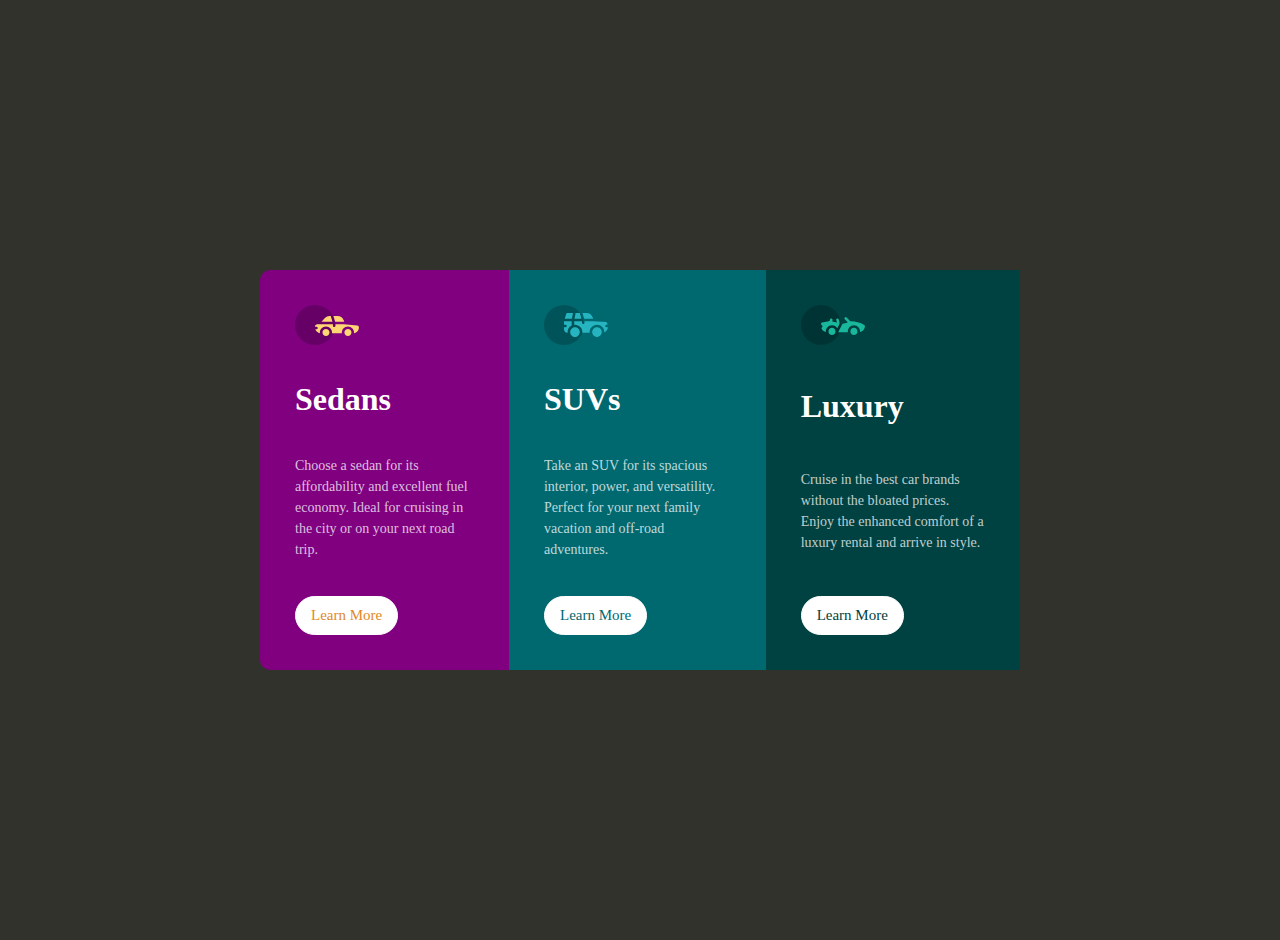
<file: car introduction/index.html>
<!DOCTYPE html>
<html lang="en">
<head>
  <meta charset="UTF-8">
  <meta name="viewport" content="width=device-width, initial-scale=1.0"> <!-- displays site properly based on user's device -->

  <link rel="icon" type="image/png" sizes="32x32" href="./images/favicon-32x32.png">
  <link rel="stylesheet" href="style.css">
  
  <title>Frontend Mentor | 3-column preview card component</title>

  <!-- Feel free to remove these styles or customise in your own stylesheet 👍 -->
  
</head>
<body>
  <div class="main-box">
    <div class="box sedans">
      <img src="./images/icon-sedans.svg" alt="">
      <h1>Sedans</h1>
      <p>Choose a sedan for its affordability and excellent fuel economy. Ideal for cruising in the city or on your next road trip.</p>
      <div class="btn">Learn More</div>
    </div>
    <div class="box suv">
      <img src="./images/icon-suvs.svg" alt="">
      <h1>SUVs</h1>
      <p>Take an SUV for its spacious interior, power, and versatility. Perfect for your next family vacation and off-road adventures.</p>
      <div class="btn">Learn More</div>
      
    </div>
    <div class="box luxury">
      <img src="./images/icon-luxury.svg" alt="">
      <h1>Luxury</h1>
      <p>Cruise in the best car brands without the bloated prices. Enjoy the enhanced comfort of a luxury rental and arrive in style.</p>
      <div class="btn">Learn More</div>
    </div>
  </div>
  
 


  
  
  <!-- <div class="attribution">
    Challenge by <a href="https://www.frontendmentor.io?ref=challenge" target="_blank">Frontend Mentor</a>. 
    Coded by <a href="#">Your Name Here</a>.
  </div> -->
</body>
</html>
</file>
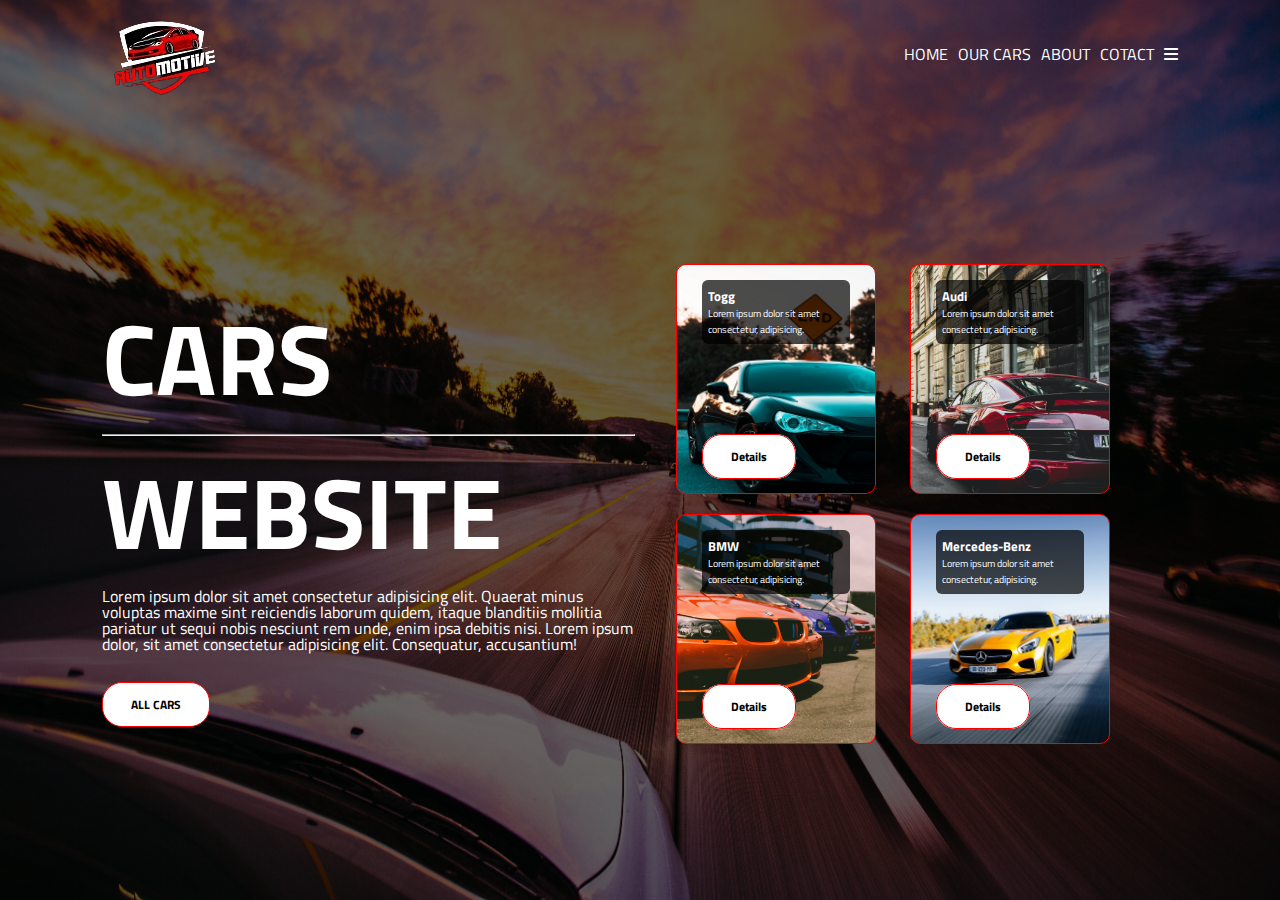
<file: carswebsite/index.html>
<!DOCTYPE html>
<html lang="en">
<head>
    <meta charset="UTF-8">
    <meta http-equiv="X-UA-Compatible" content="IE=edge">
    <meta name="viewport" content="width=device-width, initial-scale=1.0">
    <title>Document</title>
    <link rel="stylesheet" href="style.css">
    <link rel="stylesheet" href="https://cdnjs.cloudflare.com/ajax/libs/font-awesome/6.1.1/css/all.min.css">
</head>
<body>
    <div class="container">
        <div class="navbar">
            <a href="">
                <img src="images/logo.png" alt="">
            </a>           
            <nav>
                <ul>
                    <li><a href="#">HOME</a></li>
                    <li><a href="#">OUR CARS</a></li>
                    <li><a href="#">ABOUT</a></li>
                    <li><a href="#">COTACT</a></li>
                    <li><a href="#"><i class="fa-solid fa-bars"></i></a></li>
                </ul>
            </nav>
        </div>
        <div class="row">
            <div class="col">
                <h1>
                CARS
                <hr>
                WEBSITE
                </h1>
                <p class="desc">Lorem ipsum dolor sit amet consectetur adipisicing elit. Quaerat minus voluptas maxime sint reiciendis laborum quidem, itaque blanditiis mollitia pariatur ut sequi nobis nesciunt rem unde, enim ipsa debitis nisi. Lorem ipsum dolor, sit amet consectetur adipisicing elit. Consequatur, accusantium!
                </p>
                <button class="btn">ALL CARS</button>
            </div>
            <div class="col">
                <div class="cards">
                    <div class="card card-1">
                        <div class="card-head">
                            <h5>Togg</h5>
                            <p>Lorem ipsum dolor sit amet consectetur, adipisicing.</p>
                        </div>
                        <div class="card-bottom">
                            <a href="details.html" class="btn" target="_blank">Details</a>
                        </div>
                    </div>
                    <div class="card card-2">
                        <div class="card-head">
                            <h5>Audi</h5>
                            <p>Lorem ipsum dolor sit amet consectetur, adipisicing.</p>
                        </div>
                        <div class="card-bottom">
                            <a href="details.html" class="btn" target="_blank">Details</a>
                        </div>
                    </div>
                    <div class="card card-3">
                        <div class="card-head">
                            <h5>BMW</h5>
                            <p>Lorem ipsum dolor sit amet consectetur, adipisicing.</p>
                        </div>
                        <div class="card-bottom">
                            <a href="details.html" class="btn" target="_blank">Details</a>
                        </div>
                    </div>
                    <div class="card card-4">
                        <div class="card-head">
                            <h5>Mercedes-Benz</h5>
                            <p>Lorem ipsum dolor sit amet consectetur, adipisicing.</p>
                        </div>
                        <div class="card-bottom">
                            <a href="details.html" class="btn" target="_blank">Details</a>
                        </div>
                    </div>
                </div>
            </div>
        </div>
    </div>
</body>
</html>
</file>
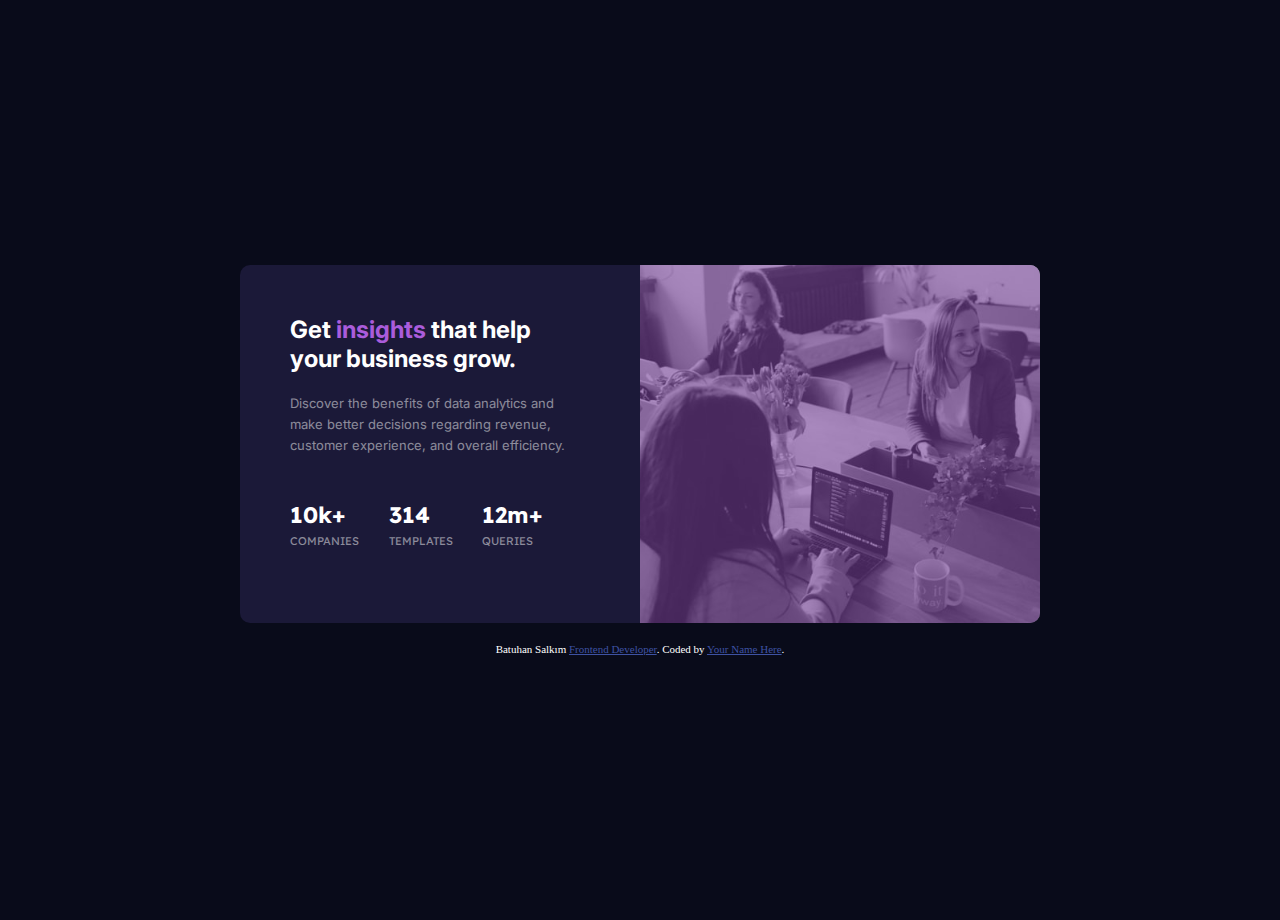
<file: design for advertising/index.html>
<!DOCTYPE html>
<html lang="en">
<head>
  <meta charset="UTF-8">
  <meta name="viewport" content="width=device-width, initial-scale=1.0"> <!-- displays site properly based on user's device -->

  <link rel="icon" type="image/png" sizes="32x32" href="./images/favicon-32x32.png">
  <link rel="stylesheet" href="style.css">
  <link rel="stylesheet" href="style.scss">
  
  <title>Frontend Mentor | Stats preview card component</title>

  <!-- Feel free to remove these styles or customise in your own stylesheet 👍 -->
  <style>
    .attribution { font-size: 11px; text-align: center; }
    .attribution a { color: hsl(228, 45%, 44%); }
  </style>
</head>
<body>
  <div class="container">
    <div class="img"><div class="overlay"></div></div>
    <div class="content-box">
      <h2>Get <span>insights</span>  that help your business grow.</h2>
      <p>Discover the benefits of data analytics and make better decisions regarding revenue, customer 
      experience, and overall efficiency.</p>
      <ul>
        <li><span>10k+</span>companies</li>
        <li><span>314</span>templates</li>
        <li><span>12m+</span>queries</li>
      </ul>
    </div>
  </div>

  

  

   

  <div class="attribution">
    Batuhan Salkım <a href="https://www.frontendmentor.io?ref=challenge" target="_blank">Frontend Developer</a>. 
    Coded by <a href="#">Your Name Here</a>.
  </div>
</body>
</html>
</file>
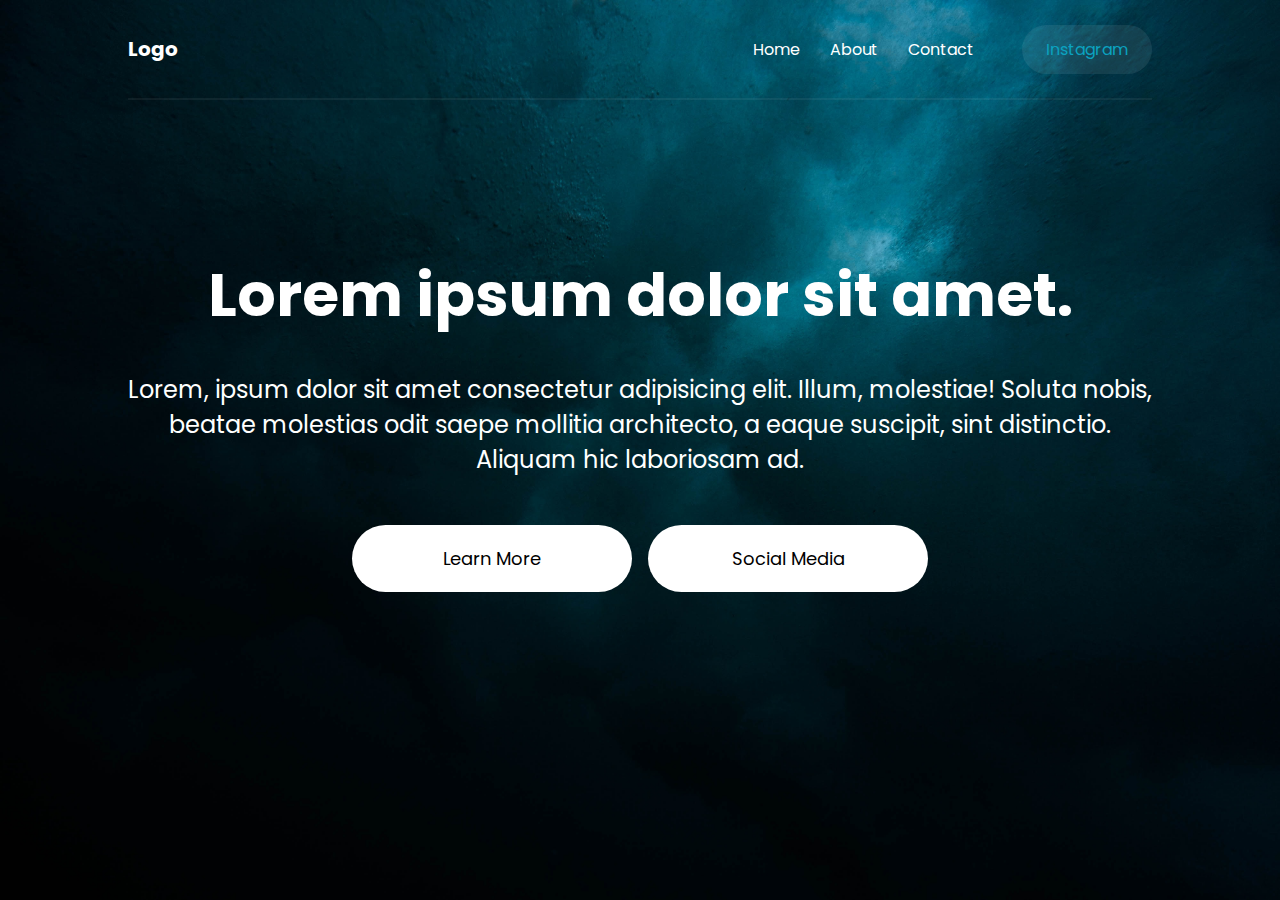
<file: html-css website beginner/index.html>
<!DOCTYPE html>
<html lang="en">
<head>
    <meta charset="UTF-8">
    <meta http-equiv="X-UA-Compatible" content="IE=edge">
    <meta name="viewport" content="width=device-width, initial-scale=1.0">
    <title>Order</title>
    <link rel="stylesheet" href="style.css">

    <style>
        
    </style>

</head>
<body>
    <header class="container">
        <nav>
            <div class="logo">
                <a href="#">Logo</a>
            </div>
            <div class="menu">
                <ul>
                    <li><a href="#">Home</a></li>
                    <li><a href="#">About</a></li>
                    <li><a href="#">Contact</a></li>
                </ul>
                <a href="#" class="menu-button">Instagram</a>
            </div>
        </nav>
    </header>

    <!--section start-->

    <section class="container content">
        <h1>Lorem ipsum dolor sit amet.</h1>
        <p>Lorem, ipsum dolor sit amet consectetur adipisicing elit. Illum, molestiae! Soluta nobis, beatae molestias odit saepe mollitia architecto, a eaque suscipit, sint distinctio. Aliquam hic laboriosam ad. </p>
        <div class="links">
            <a href="#">Learn More</a>
            <a href="#">Social Media</a>
        </div>
        
    </section>

    <!--section end-->
</body>
</html>
</file>
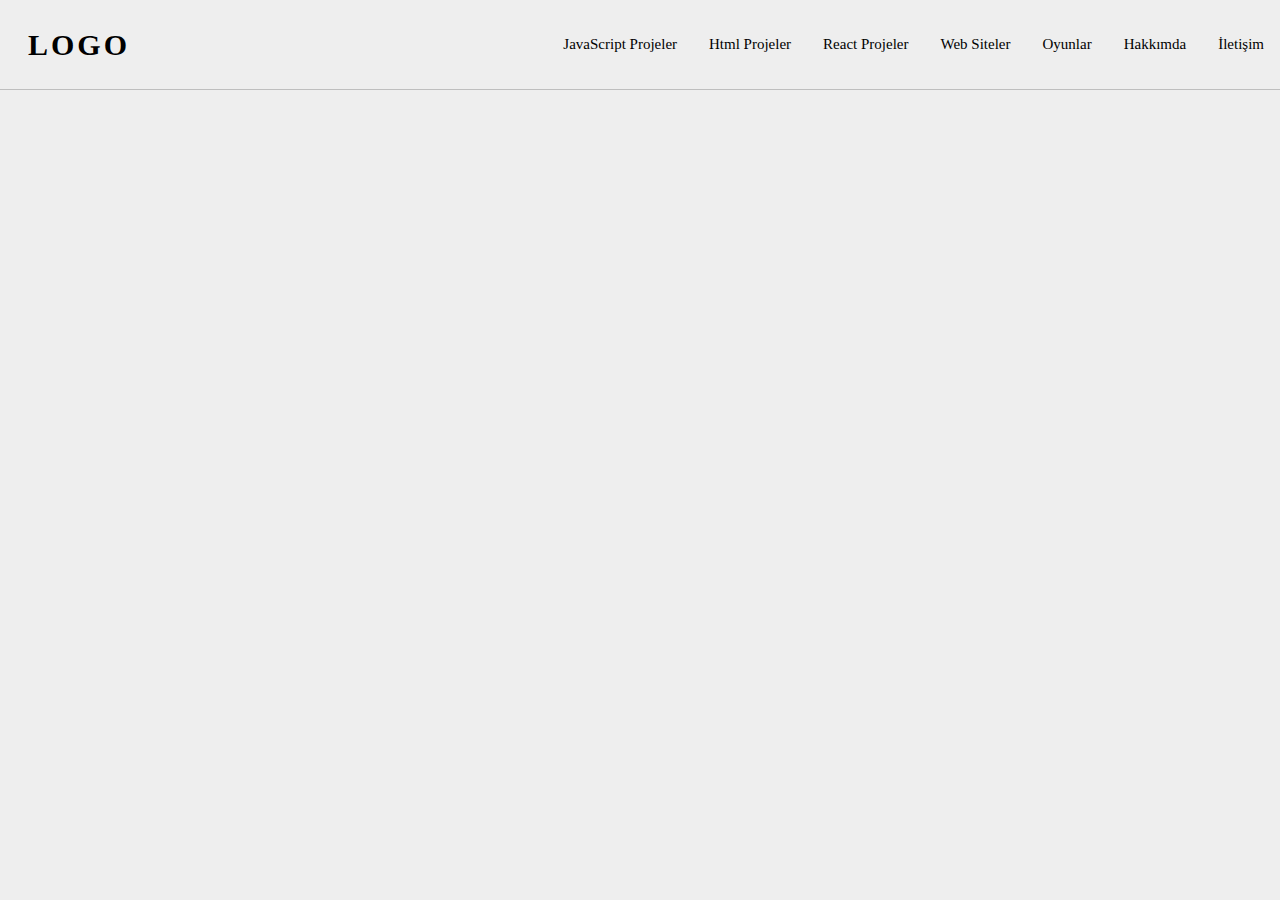
<file: menu design responsive/index.html>
<!DOCTYPE html>
<html lang="en">
<head>
    <meta charset="UTF-8">
    <meta http-equiv="X-UA-Compatible" content="IE=edge">
    <meta name="viewport" content="width=device-width, initial-scale=1.0">
    <title>Batuhan Salkım</title>
    <link rel="stylesheet" href="style.css">
</head>
<body>
    
    <header>
        <h1>LOGO</h1>
        <ul>
            <li>JavaScript Projeler</li>
            <li>Html Projeler</li>
            <li>React Projeler</li>
            <li>Web Siteler</li>
            <li>Oyunlar</li>
            <li>Hakkımda</li>
            <li>İletişim</li>
        </ul>
        <div class="burger">
            <div class="line1"></div>
            <div class="line2"></div>
            <div class="line3"></div>
        </div>
    </header>


    <script src="main.js"></script>
</body>
</html>
</file>
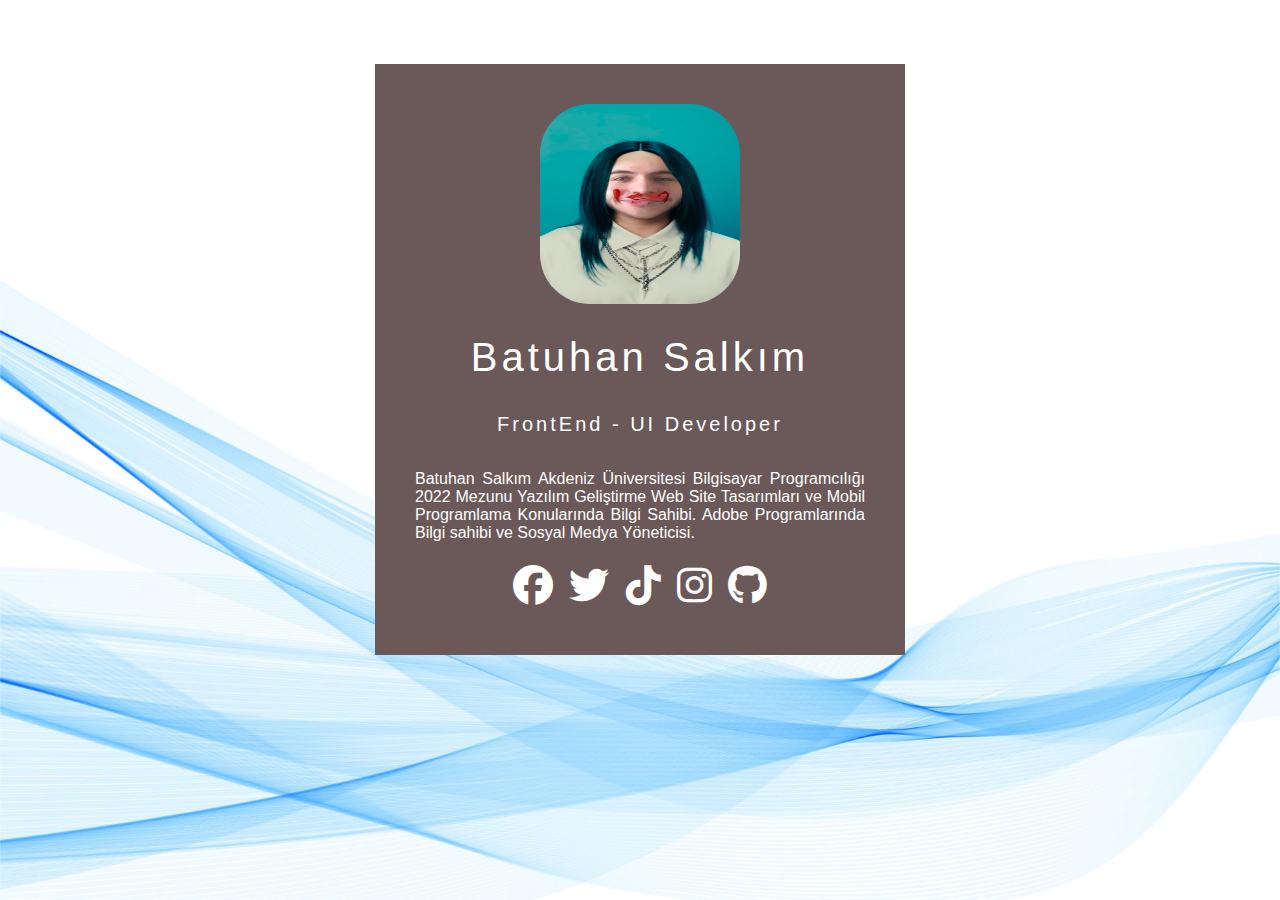
<file: personal introduction/index.html>
<!DOCTYPE html>
<html lang="en">
<head>
    <meta charset="UTF-8">
    <meta http-equiv="X-UA-Compatible" content="IE=edge">
    <meta name="viewport" content="width=device-width, initial-scale=1.0">
    <title>Temel Kişisel Web Sitesi</title>
    <link rel="stylesheet" href="style.css">
    <link rel="stylesheet" href="https://cdnjs.cloudflare.com/ajax/libs/font-awesome/6.1.1/css/all.min.css">




</head>
<body>
    <div class="box">
        <img src="batu.jpg" alt="">
        <h1>Batuhan Salkım</h1>
        <h5>FrontEnd - UI Developer</h5>
        <p>Batuhan Salkım Akdeniz Üniversitesi Bilgisayar Programcılığı 2022 Mezunu Yazılım Geliştirme Web Site Tasarımları ve Mobil Programlama Konularında Bilgi Sahibi. Adobe Programlarında Bilgi sahibi ve Sosyal Medya Yöneticisi.</p>
        <ul>
            <li><a href=""><i class="fab fa-facebook"></i></a></li>
            <li><a href=""><i class="fab fa-twitter"></i></a></li>
            <li><a href=""><i class="fab fa-tiktok"></i></a></li>
            <li><a href=""><i class="fab fa-instagram"></i></a></li>
            <li><a href=""><i class="fab fa-github"></i></a></li>
        </ul>
    </div>
</body>
</html>
</file>
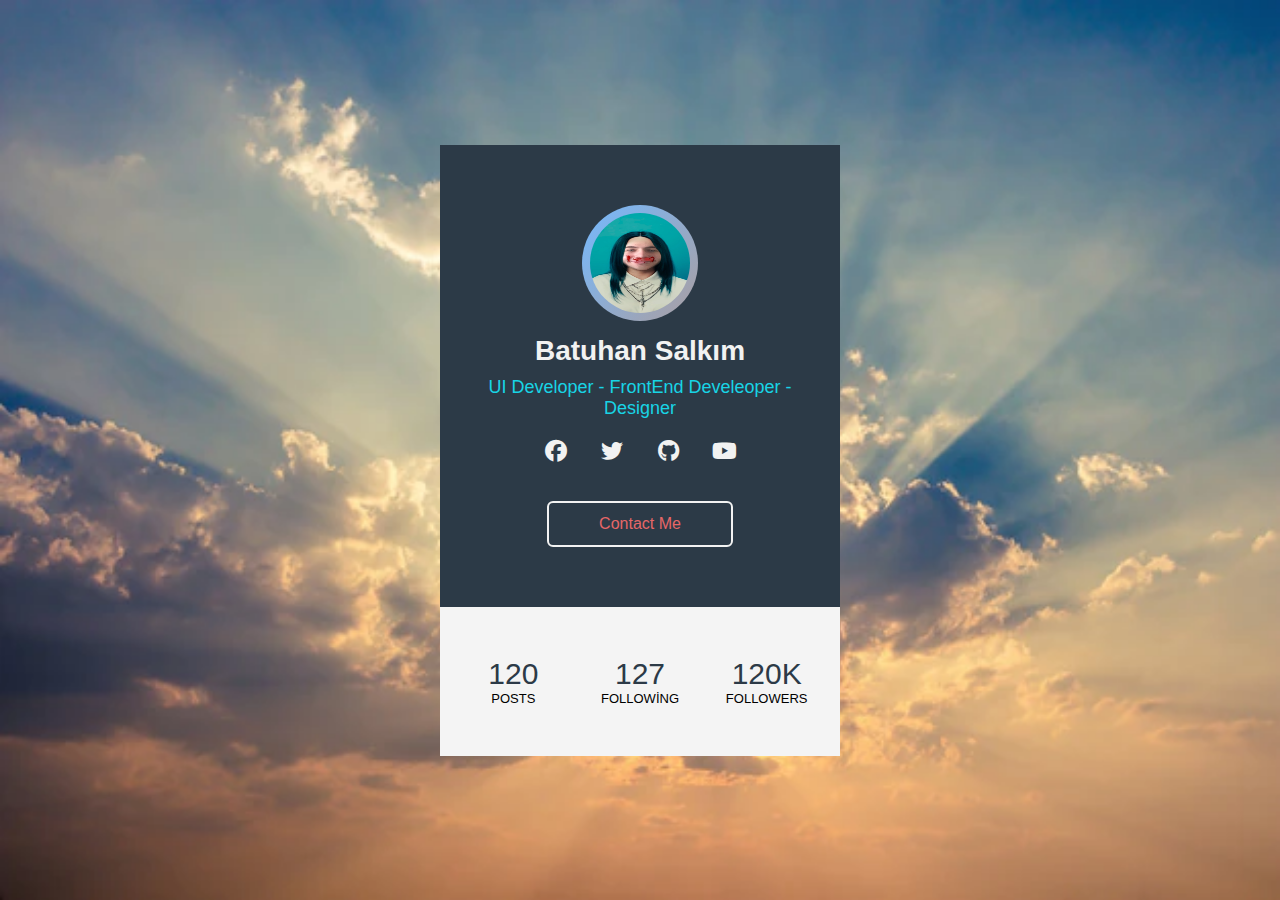
<file: profile card/index.html>
<!DOCTYPE html>
<html lang="en">
<head>
    <meta charset="UTF-8">
    <meta http-equiv="X-UA-Compatible" content="IE=edge">
    <meta name="viewport" content="width=device-width, initial-scale=1.0">
    <title>Profil Card</title>
    <link rel="stylesheet" href="https://cdnjs.cloudflare.com/ajax/libs/font-awesome/6.1.1/css/all.min.css">
    <link rel="stylesheet" href="style.css">
</head>
<body>
    <div class="profile-card">
        <div class="card-header">
            <div class="picture">
                <img src="batu.jpg" alt="">
            </div>
            <div class="name">Batuhan Salkım</div>
            <div class="desc">UI Developer - FrontEnd Develeoper - Designer</div>
            <div class="sm">
                <a href="#"><i class="fab fa-facebook"></i></a>
                <a href="#"><i class="fab fa-twitter"></i></a>
                <a href="#"><i class="fab fa-github"></i></a>
                <a href="#"><i class="fab fa-youtube"></i></a>
            </div>
            <a href="#" class="contact-btn">Contact Me</a>
        </div>
        <div class="card-footer">
            <div class="numbers">
                <div class="item">
                    <span>120</span>
                    POSTS
                </div>
                <div class="item">
                    <span>127</span>
                    FOLLOWİNG
                </div>
                <div class="item">
                    <span>120K</span>
                    FOLLOWERS
                </div>
            </div>
        </div>
    </div>
</body>
</html>
</file>
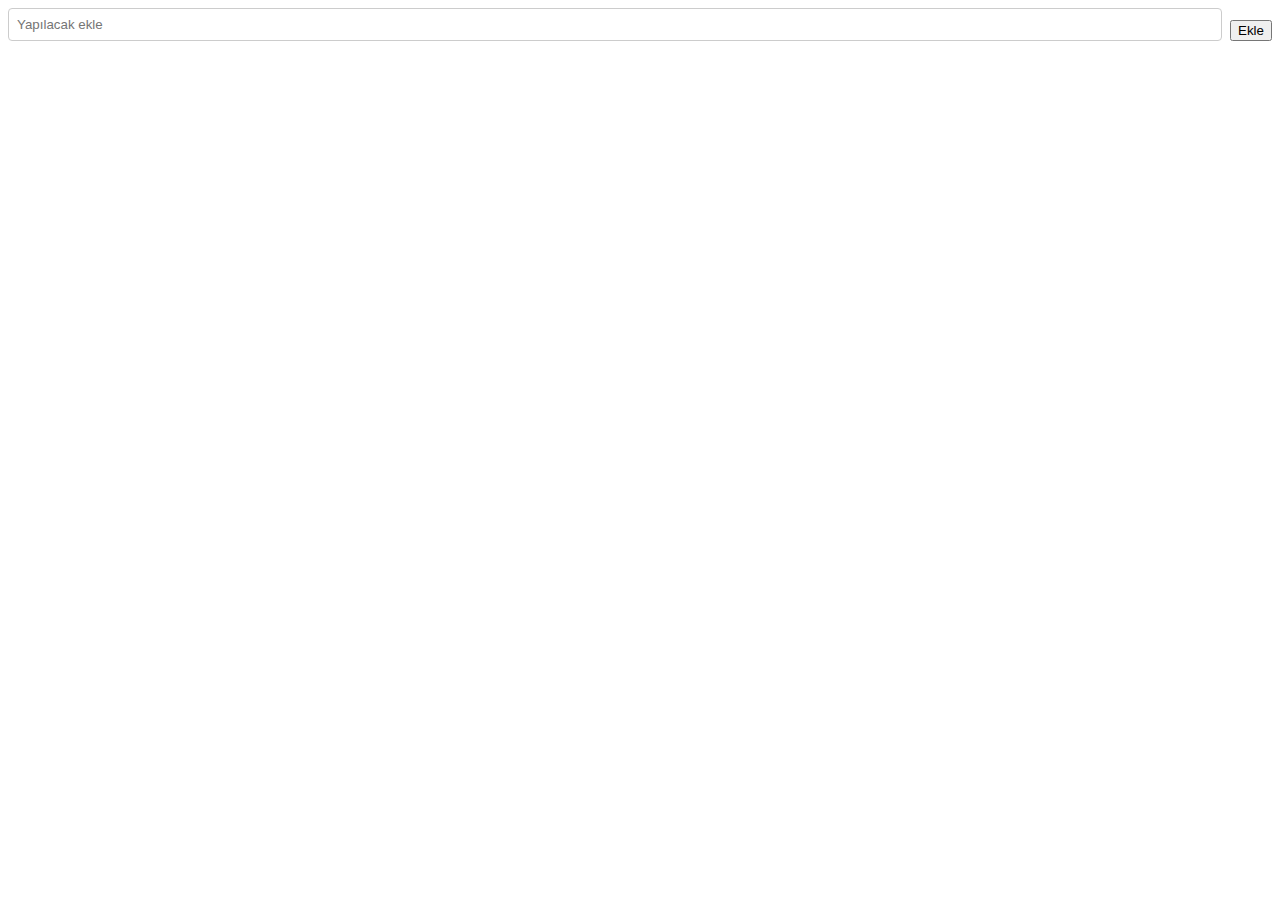
<file: css/yapayzeka/index.html>
<!DOCTYPE html>
<html lang="en">
<head>
    <meta charset="UTF-8">
    <meta http-equiv="X-UA-Compatible" content="IE=edge">
    <meta name="viewport" content="width=device-width, initial-scale=1.0">
    <title>Document</title>
    <link rel="stylesheet" href="style.css">
</head>
<body>
    <div id="todo-form">
        <input type="text" id="new-todo" placeholder="Yapılacak ekle">
        <input type="submit" id="add-todo" value="Ekle">
    </div>
    
    <div id="todo-list"></div>


    <script src="main.js"></script>
    
</body>
</html>
</file>
<file: car introduction/style.css>
.attribution { font-size: 11px; text-align: center; }
.attribution a { color: hsl(228, 45%, 44%); }
*{
    margin: 0;
    padding: 0;
}

html,body{
    height: 100%;
}
body{
    background-color: rgb(50, 50, 45);
    padding: 20px;
    color: white;
}
.main-box{
    
    border-radius:10px ;
    background-color: purple;
}
.box{
    height: 270px;
    padding: 35px;
    display: flex;
    align-items: flex-start;
    justify-content: space-between;
    flex-direction: column;
}

.sedans{
    background-color: hsl(31,77%, 52%,);
    cursor: pointer;
}
.sedans .btn{
    color: hsl(31, 77%, 52%);
}
.sedans .btn:hover{
    background-color: hsl(31, 77%, 52%);
    color: white;
}

.suv{
        cursor: pointer;

    background-color: hsl(184, 100%, 22%);
}
.suv .btn{
    color: hsl(184, 100%, 22%);
}
.suv .btn:hover{
    background-color: hsl(184, 100%, 22%);
    color: white;

}
.luxury{
        cursor: pointer;

    background-color: hsl(179, 100%, 13%);
}
.luxury .btn{
    color: hsl(179, 100%, 13%);
}
.luxury .btn:hover{
    background-color: hsl(179, 100%, 13%);
    color: white;

}
.box h1{
    font-family: "Big Shoulders Display",cursive;
}
.box p{
    font-size: 14px;
    line-height: 1.5;
    color: hsla(0, 0%, 100%, 0.75)
}
.btn{
    color: black;
    background-color: #fff;
    padding: 10px 15px;
    font-size: 15px;
    border-radius:25px;
    border: 1px solid #fff;
}

@media screen and (min-width:768px) {
    html,body{
        height: calc(100%-500px);
    }
    body{
        /* display: flex;
        justify-content: center;
        align-items: center;
        flex-direction: column; */
        display: flex;
        justify-content: center;
        align-items: center;
        
    }
    .main-box{
        height: 400px;
        display: flex;  
        margin: 10px;
        max-width: 760px;
    }
    .box{
        box-sizing: border-box;
        height: 400px !important;
    }
}
</file>
<file: carswebsite/style.css>
@import url('https://fonts.googleapis.com/css2?family=Poppins:wght@300;400;600;700&family=Titillium+Web:wght@400;700&display=swap');

*{
    padding: 0;
    margin: 0;
    box-sizing: border-box;
    font-family: 'Titillium Web', sans-serif;
}

.container{
 width: 100%;
 height: 100vh;
 padding-left: 8%;   
 padding-right: 8%;
 background-image: linear-gradient(rgba(0,0,0,0.6),rgba(0,0,0,0.6)),url(./images/bg.png);
 background-position: center;
 background-size: cover;
}
p{
    font-size: 10px;
    color: #fff;
    line-height: 16px;
}
.btn{
    padding: 12px 28px;
    font-size: 12px;
    font-weight: 700;
    margin-top: 30px;
    cursor: pointer;
    color: black;
    background-color: #fff;
    border-radius: 20px;
    border: 1px solid red;
    text-decoration: none;
    transition: ease 0.5s ;
    
}
.btn:hover{
    background-color:#0000 ;
    color: white;
    border-color: #fff;
}

.navbar{
    height: 12%;
    display: flex;
    justify-content: space-between;
    align-items: center;
}
nav ul{
    list-style: none;
    display: flex;
    column-gap: 10px;
}

nav ul li a{
    color: #fff;
    text-decoration: none;
    transition: ease 0.5s;
}
nav ul li a:hover{
    color: black;
}

.row{
    display: flex;
    align-items: center;
    column-gap: 10px;
    height: 88%;
}
.col{
    flex-basis: 50%;
}
h1{
    color: #fff;
    font-size: 100px;
}
.desc{
    font-size: 16px;
}

.cards{
    max-width: 500px;
    margin: auto;
}


.card{
    width: 200px;
    height: 230px;
    display:inline-block;
    /* background-image: url(./images/pic-1.png); */
    background-position: center;
    background-size: cover;
    border-radius: 10px;
    padding: 15px 25px;
    cursor: pointer;
    border: 1px solid red;
    position: relative;
    margin: 10px 15px;
    transition: ease 0.5s;
}
.card:hover{
    transform: translateY(-10px);
    border-color: #fff;
}
.card .card-head{
    background-color: rgba(0, 0, 0, 0.7);
    color: #fff;
    border-radius: 6px;
    padding: 6px;
}

.card .card-bottom{
    position: absolute;
    bottom: 26px;
}

.card.card-1{
background-image: url(./images/pic-1.png);
}
.card.card-2{
    background-image: url(./images/pic-2.png);
}
.card.card-3{
    background-image: url(./images/pic-3.png);
}
.card.card-4{
    background-image: url(./images/pic-4.png);
}
</file>
<file: design for advertising/style.css>
@import url('https://fonts.googleapis.com/css2?family=Inter:wght@400;700&family=Orbitron&display=swap');
@import url('https://fonts.googleapis.com/css2?family=Inter:wght@400;700&family=Lexend+Deca&family=Orbitron&display=swap');

*{
    margin: 0;
    padding: 0;
    list-style-type: none;
}
html,body{
    height: 100%;
}

body{
    background-color:  hsl(233, 47%, 7%);
    margin: 20px;
    color: #fff;
}
.container{
   background-color: hsl(244, 38%, 16%);
   text-align: center;
   border-radius: 10px;
   overflow: hidden;
}
.container .img{
    height: 150px;
    background-image: url(./images/image-header-mobile.jpg);
    background-position: top;
    background-size: cover;
    background-repeat: no-repeat;
    height: 250px;
    
}
.img .overlay{
    height: 100%;
    background-color: hsla(277, 41%, 42%, 0.6);
}

.content-box{
    font-family: "Inter",sans-serif;
    padding: 35px 35px 0 35px;
}

.content-box h2 span{
    color: hsl(277, 64%, 61%);
}
.content-box p{
    font-size: 13px;
    color: hsla(0, 0%, 100%, 0.5);
    margin: 20px 0;
    line-height: 1.6;
}
.content-box ul li{
    margin: 25px 0;
    font-family: "Lexend Deca", sans-serif;
    color: hsla(0, 0%, 100%, 0.5);
    font-size: 0.7rem;
    text-transform: uppercase;
}
.content-box ul li span{
    margin-bottom: 5px;
    font-size: 1.4rem;
    display:block ;
    color: #fff;
    font-weight: 700;
    text-transform: lowercase;
}
.attribution{
    margin: 20px;
}
.attribution a{
    color: rgb(97, 248, 248);
}

@media screen and (min-width: 768px){
    html,body{
        height:calc(100%-20px);
    }
    body{
        display: flex;
        align-items: center;
        justify-content: center;
        flex-direction: column;
    }
    .container{
        display: flex;
        justify-content: center;
        align-items: center;
        flex-direction: row-reverse;
    }
    .container .img, .content-box{
        width: 400px;
    }
    .container .img{
        height: 100%;
        background-size: cover;
        background-image: url(./images/image-header-desktop.jpg);
        background-position: top;
    }
    .container .content-box{
        text-align: start;
        box-sizing: border-box;
        padding: 50px 70px 50px 50px ;
    }
    .container .content-box ul{
        display: flex;
        width:90%;
        justify-content:space-between;
    }
}
</file>
<file: html-css website beginner/style.css>
@import url('https://fonts.googleapis.com/css2?family=Poppins:wght@300;400;600;700&display=swap');
*{
    margin: 0;
    padding: 0;
    box-sizing: border-box;
}
body{
    font-family: 'Poppins', sans-serif;
    background-image: url(bg.jpg);
    background-size: cover;
}

a{
    color: rgb(10, 10, 10);
}
.container{
    width: 80%; 
    margin: auto;
}

/*header start*/
header{
    height: 100px;
    border-bottom: 2px solid rgba(255, 255, 255, 0.06);
}
header nav{
    display: flex;
    justify-content: space-between;
    align-items: center;
    height: 100%;
}

header nav .logo a{
    color: white;
    text-decoration: none;
    font-weight: 700;
    font-size: 20px; 
}

nav ul{
    list-style: none;
    display: flex;
    column-gap: 30px;
}

nav ul li a {
    color: white;
    text-decoration: none;
    transition: colo .25s ease;
}
nav ul li a:hover {
    color:#0ba2c0 ;
}
nav .menu{
    display: flex;
    align-items: center;
    column-gap: 48px;
}

nav .menu .menu-button{
    color: #0ba2c0;
    text-decoration: none;
    background-color: rgba(255, 255, 255, 0.08);
    padding: 12px 24px;
    border-radius: 56px;
    transition: all .25s ease;
}

nav .menu .menu-button:hover{
    background-color: #0ba2c0;
    color: white;
}
/*header end*/

/*section start*/
.content{
    color: white;
    height: calc(100vh-100px);
    padding-top: 150px ;
}
.content h1{
    font-size: 60px;
    text-align: center;
}
.content p{
    font-size: 24px;
    text-align: center;
    margin-top: 32px;
}
.content .links{
    display: flex;
    justify-content: center;
    margin-top: 48px;
    column-gap: 16px;
}
.content .links a{
    background-color: white;
    padding: 20px;
    width: 280px;
    color: black;
    text-align: center;
    font-size: 18px;
    text-decoration: none;
    border-radius: 56px;
    transition: all .25s ease-in;
}
.content .links a:hover{
    background-color: #0ba2c0;
    color: white;
}
/*section end*/

/* Responsive Start */

@media(max-width:576px){
    body{
    font-family: 'Poppins', sans-serif;
    background-image: url(bg.jpg);
    background-size: cover;
}
    .container{
        width: 100%;
        padding-left: 12px;
        padding-right: 12px;
    }

    .menu ul{
        column-gap: 20px;
    }
    .menu .menu-button{
        display: none;
    }
    .content{
        padding-top: 50px;
    }
    .content h1{
        font-size: 36px;
    }
    .container p{
       font-size: 16px; 
    }
}

/* Responsive End */
</file>
<file: menu design responsive/style.css>
*{
    margin: 0;
    padding: 0;
    box-sizing: border-box;
}
body {
	font-family: 'Indie Flower', cursive;
	font-size: 15px;
	background: #eee;
}

header{
    min-height: 10vh;
    display: flex;
    justify-content: space-between;
    align-items: center;
    border-bottom: 1px solid rgba(0, 0, 0, 0.2);
}

h1{
    padding: 0.5rem;
    margin-left: 20px;
    letter-spacing: 3px;
    cursor: pointer;
}
ul{
    display: flex;
    justify-content: space-around;
    align-items: center;
    list-style: none;
    min-width: 50%;
}

li{
    padding: 1rem;
    cursor: pointer;
    border-radius: 20px;
    transition: 0.2s ease;
}
li:hover{
    background-color: black;
    color: white;
}
.burger{
    position: absolute;
    right: 3%;
    opacity: 0;
    cursor: pointer;
}
.line1,
.line2,
.line3{
    width: 30px;
    height: 5px;
    background: black;
    margin-top: 5px;
}


@media(max-width: 500px){
    .burger{
        opacity: 1;
    }
    ul{
        position: absolute;
        min-height: 80vh;
        display: flex;
        flex-direction: column;
        justify-content: space-around;
        align-items: center;
        width: 100%;
        top: 10vh;
        opacity: 0;
    }
    .visible{
        opacity: 1;
    }
    li{
        width: 100%;
        text-align: center;
        border-radius: 0;
        font-size: 1.5rem;
    }
}

.open.line1{
    transform: rotate(45deg) translate(-1px, 9px);
}
.open.line2{
    transform:  translate(-50px);
    opacity: 0;
}
.open.line3{
    transform: rotate(-45deg) translate(5px, -15px);
}

@keyframes itemmove{
    0%{
        opacity: 0;
        transform: translateX(-150px);
    }
    100%{
        opacity: 1;
        transform: translateX(0px);
    }
}
</file>
<file: personal introduction/style.css>
body{
    margin: 0;
    padding: 0;
    background:url(logg.jpg);
    background-size: cover;
}
.box{
    width: 450px;
    background:#6b5858;
    padding: 40px;
    text-align: center;
    margin: auto;
    margin-top: 5%;
    color: #fff;
    font-family: sans-serif;

}
.box img{
    width: 200px;
    height: 200px;
    border-radius: 50px;
    transition: 0.5s;
    cursor: pointer;
}
.box img:hover{
   transform: scale(0.9);
}
.box h1{
    font-size: 40px;
    letter-spacing: 4px;
    font-weight: 100;
}
.box h5{
    font-size: 20px;
    font-weight: 100;
    letter-spacing: 3px;
}
.box p{
    text-align: justify;
}
ul{
 margin: 0;
 padding: 0;   
}
.box li{
    display: inline-block;
    list-style:none;
    margin: 6px;
}
.box li a{
    color: white;
    font-size: 40px;
    transition:all ease-in-out 250ms ;
}

.box li a:hover{
    color: #54d4ff;
}
</file>
<file: profile card/style.css>
*{
    margin: 0;
    padding: 0;
    font-family: sans-serif;
}
body{
    height: 100vh;
    background: url(sky.jpg);
    background-size: 100% 100%;
    display: flex;
    justify-content: center;
    align-items: center;
}

.profile-card{
    width: 400px;
    text-align: center;
    border-radius: 8px;
}
.card-header{
    background: #2c3a47;
    padding: 60px 40px;
}
.picture img{
    display: block;
    width: 100px;
    height: 100px;
    border-radius: 50%;
}
.picture{
    display: inline-block;
    padding: 8px;
    background: linear-gradient(130deg,#74b9ff, #e28341);
    margin: auto;
    border-radius: 50%;
    animation: animasyon 2s linear infinite;
    background-size: 200% 200%;
}
@keyframes animasyon{
    25%{
        background-position: left bottom;
    }
    50%{
        background-position: right bottom;
    }
    75%{
        background-position: right top;
    }
    100%{
        background-position: left top;
    }
}

.name{
    color: #f2f2f2;
    font-size: 28px;
    font-weight: 600;
    margin: 10px 0;
}
.desc{
    font-size: 18px;
    color:#18d4e5;
}
.sm{
    display: flex;
    justify-content: center;
    margin: 20px 0;
}

.sm a{
    color: #f2f2f2;
    width: 56px;
    font-size: 22px;
    transition:.3s linear ;
}

.sm a:hover{
    color: #1846ff;
}
.contact-btn{
    display: inline-block;
    text-decoration: none;
    padding: 12px 50px;
    color: #e66767;
    border: 2px solid #f2f2f2;
    border-radius: 6px;
    margin-top: 16px;
    transition: .3s linear;
}

.contact-btn:hover{
    background: #37a0f7;
    color: #f2f2f2;
}
.card-footer{
    background-color: #f4f4f4;
    padding: 50px 10px;
}
.numbers{
    display: flex;
    align-items: center;
}

.item{
    flex:1;
    font-size: 13px;
}

.item span{
    display: block;
    color: #2c3a47;
    font-size: 30px;
}
</file>
<file: css/yapayzeka/style.css>
#todo-list ul {
  list-style: none;
  padding: 0;
}

#todo-list li {
  display: flex;
  justify-content: space-between;
  align-items: center;
  margin-bottom: 0.5rem;
}

#todo-list button {
  padding: 0.25rem 0.5rem;
  border: none;
  border-radius: 0.25rem;
  background-color: #007bff;
  color: white;
  cursor: pointer;
}

#todo-list button:hover {
  background-color: #d90000;
}

#todo-form {
  display: flex;
  align-items: flex-end;
  margin-bottom: 1rem;
}

#todo-form input[type="text"] {
  flex-grow: 1;
  padding: 0.5rem;
  border: 1px solid #ccc;
  border-radius: 0.25rem;
}

#todo-form input[type="submit"] {
  margin-left: 0.5rem;
}
</file>
